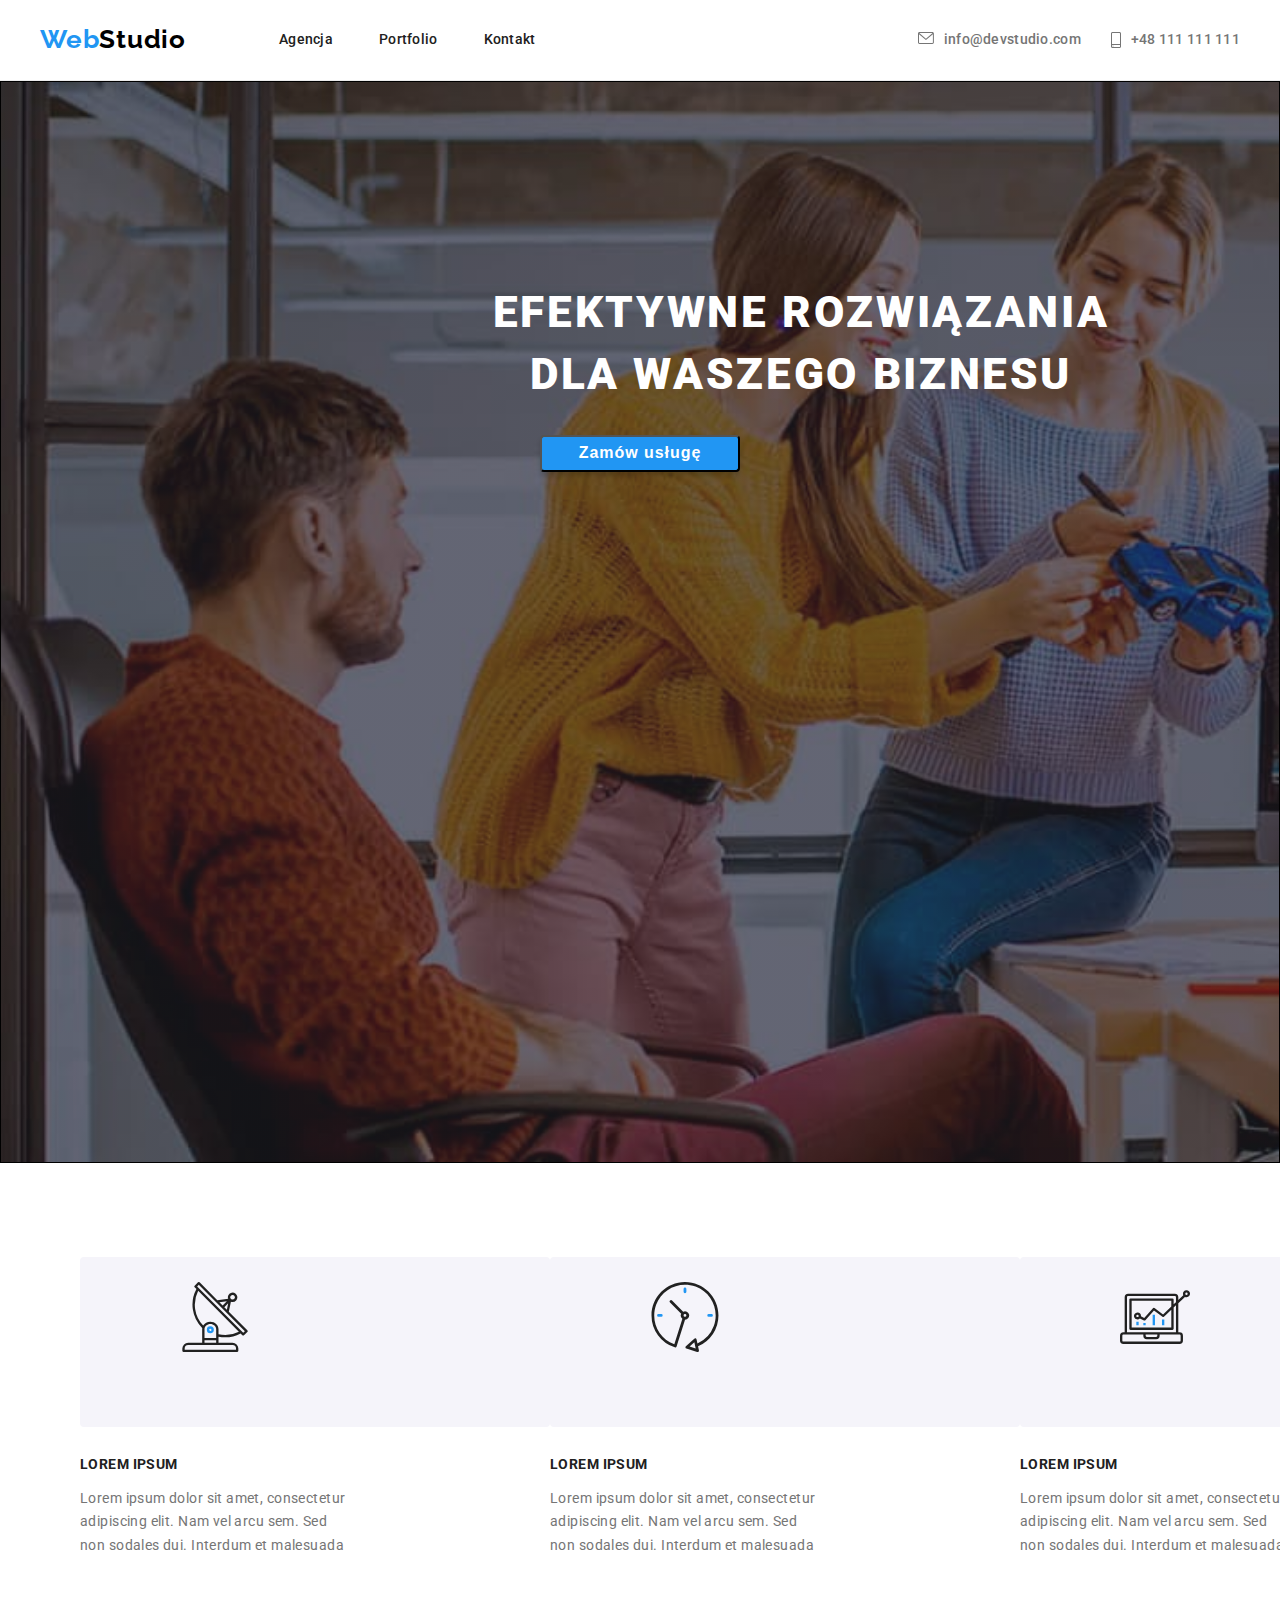
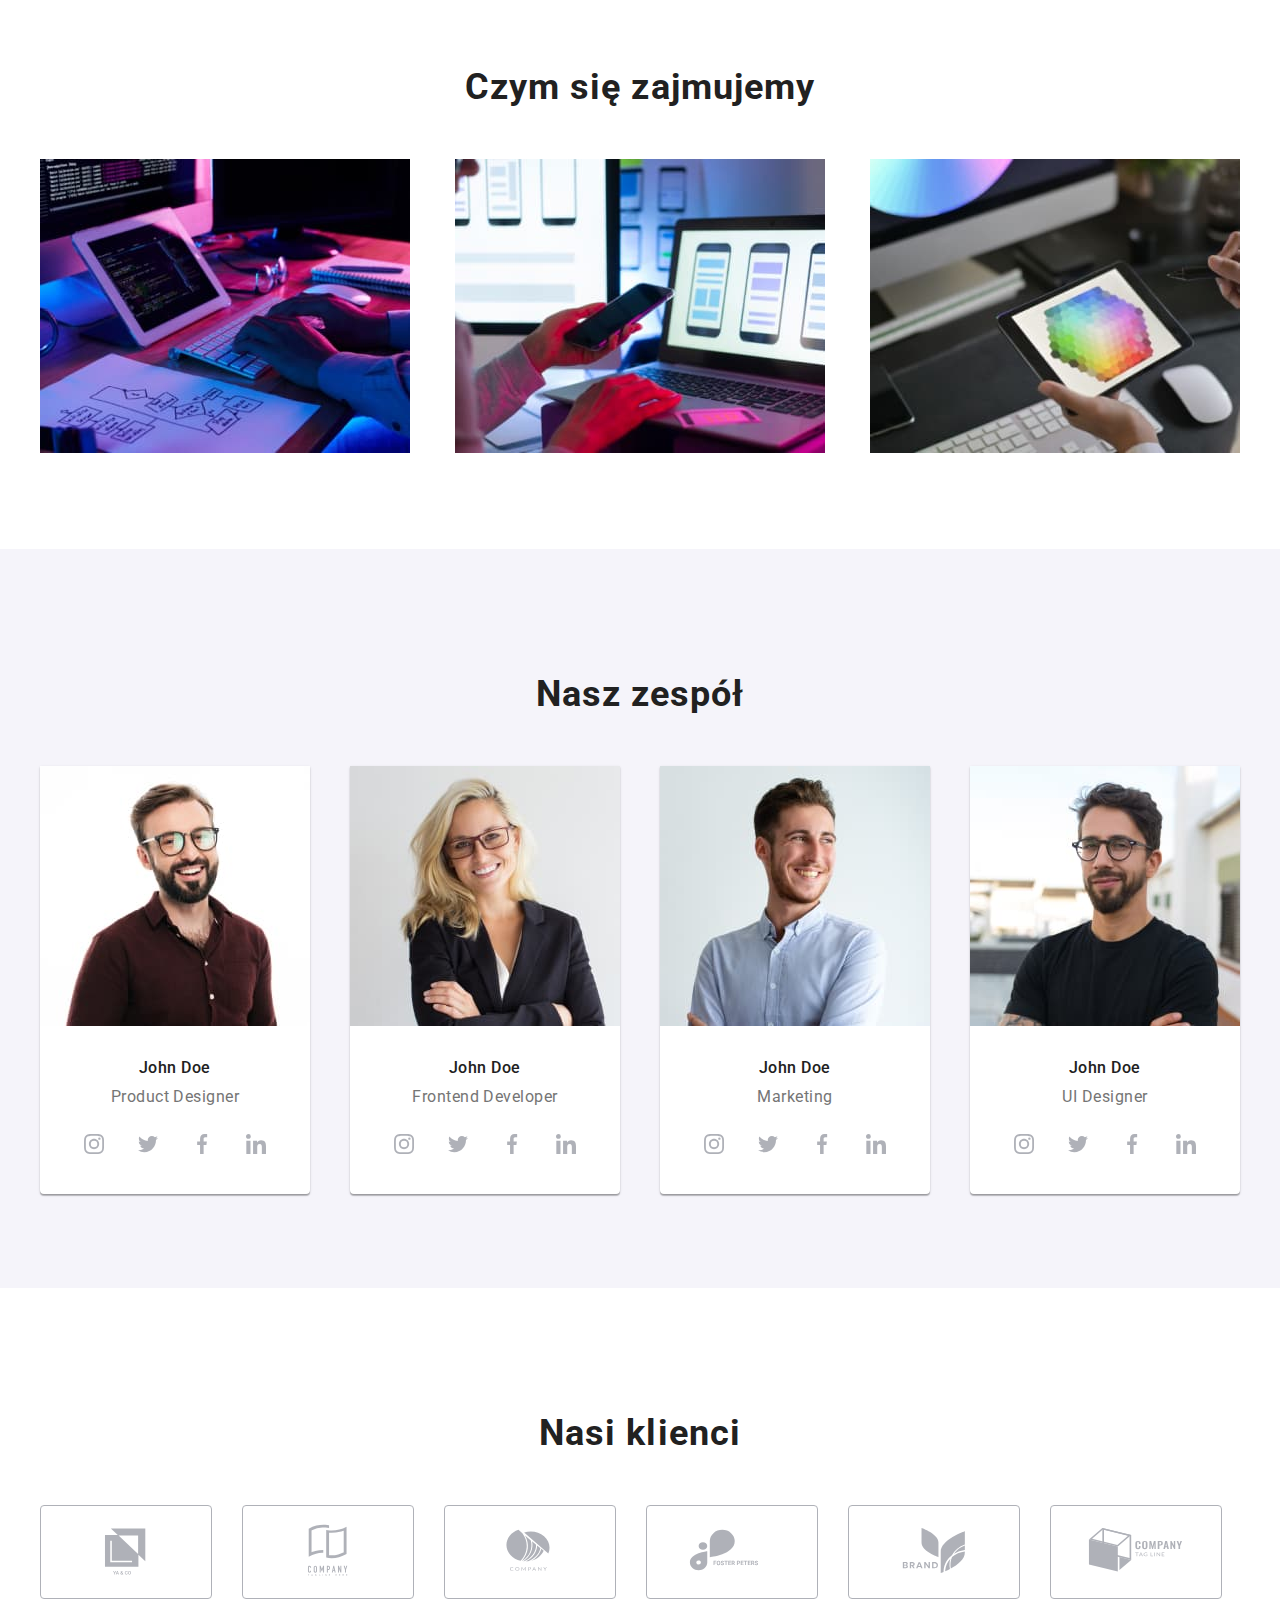
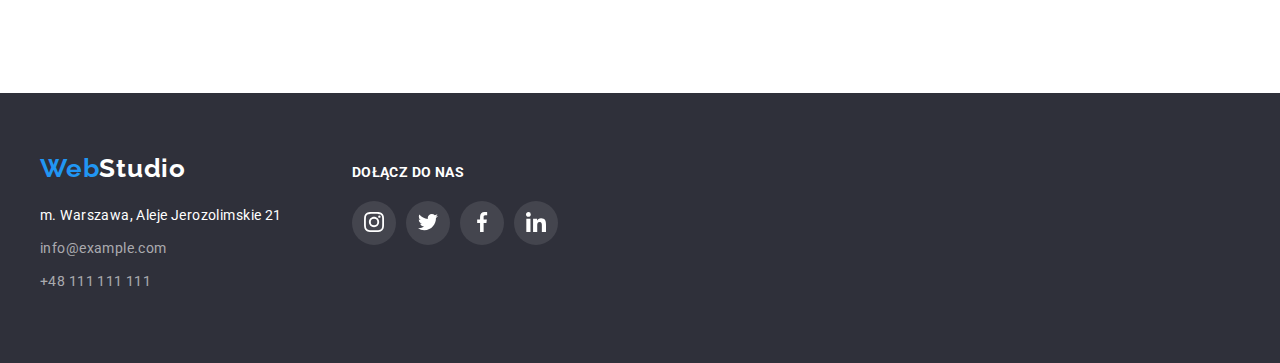
<file: index.html>
<!DOCTYPE html>
<html lang="pl">
  <head>
    <meta charset="UTF-8" />
    <meta http-equiv="X-UA-Compatible" content="IE=edge" />
    <meta name="viewport" content="width=device-width, initial-scale=1.0" />
    <title>Studio</title>
    <link
      rel="stylesheet"
      href="https://cdnjs.cloudflare.com/ajax/libs/modern-normalize/2.0.0/modern-normalize.min.css"
      integrity="sha512-4xo8blKMVCiXpTaLzQSLSw3KFOVPWhm/TRtuPVc4WG6kUgjH6J03IBuG7JZPkcWMxJ5huwaBpOpnwYElP/m6wg=="
      crossorigin="anonymous"
      referrerpolicy="no-referrer"
    />
    <link href="./css/styles.css" rel="stylesheet" />
    <link rel="preconnect" href="https://fonts.googleapis.com" />
    <link rel="preconnect" href="https://fonts.gstatic.com" crossorigin />
    <link
      href="https://fonts.googleapis.com/css2?family=Raleway:wght@700&family=Roboto:wght@400;500;700;900&display=swap"
      rel="stylesheet"
    />
  </head>
  <body>
    <!--HEADER-->
    <header class="header-line reset-margin">
      <div class="container">
        <div class="header-section">
          <div class="menu-main">
            <a href="./index.html" class="logo-header"
              ><span>Web</span>Studio</a
            >
            <nav>
              <ul class="menu-navigation">
                <li><a href="./index.html" class="navigation">Agencja</a></li>
                <li>
                  <a href="./portfolio.html" class="navigation">Portfolio</a>
                </li>
                <li><a href="#" class="navigation">Kontakt</a></li>
              </ul>
            </nav>
          </div>
          <div class="menu-contact">
            <a href="mailto:info@devstudio.com" class="mail"
              ><svg class="header-svg" width="16" height="12">
                <use href="./images/icons.svg#icon-envelope"></use></svg
              >info@devstudio.com</a
            >
            <a href="tel:+48111111111" class="phone"
              ><svg class="header-svg" width="10" height="16">
                <use href="./images/icons.svg#icon-smartphone"></use></svg
              >+48 111 111 111</a
            >
          </div>
        </div>
      </div>
    </header>
    <main class="reset-margin">
      <!--HERO-->
      <div class="hero">
        <h1>EFEKTYWNE ROZWIĄZANIA DLA WASZEGO BIZNESU</h1>
        <button type="button" class="button-hero">Zamów usługę</button>
      </div>
      <!--WHAT WE DO-->
      <section class="section">
        <div class="container">
          <ul class="description-main">
            <li>
              <div class="svg-what-we-do">
                <svg width="70px" height="70px">
                  <use href="./images/icons.svg#icon-wwd-antenna"></use>
                </svg>
              </div>
              <p class="heading-describtion">LOREM IPSUM</p>
              <p class="text-describtion">
                Lorem ipsum dolor sit amet, consectetur adipiscing elit. Nam vel
                arcu sem. Sed non sodales dui. Interdum et malesuada
              </p>
            </li>
            <li>
              <div class="svg-what-we-do">
                <svg width="70px" height="70px">
                  <use href="./images/icons.svg#icon-wwd-clock"></use>
                </svg>
              </div>
              <p class="heading-describtion">LOREM IPSUM</p>
              <p class="text-describtion">
                Lorem ipsum dolor sit amet, consectetur adipiscing elit. Nam vel
                arcu sem. Sed non sodales dui. Interdum et malesuada
              </p>
            </li>
            <li>
              <div class="svg-what-we-do">
                <svg width="70px" height="70px">
                  <use href="./images/icons.svg#icon-wwd-diagram"></use>
                </svg>
              </div>
              <p class="heading-describtion">LOREM IPSUM</p>
              <p class="text-describtion">
                Lorem ipsum dolor sit amet, consectetur adipiscing elit. Nam vel
                arcu sem. Sed non sodales dui. Interdum et malesuada
              </p>
            </li>
            <li>
              <div class="svg-what-we-do">
                <svg width="70px" height="70px">
                  <use href="./images/icons.svg#icon-wwd-astronaut"></use>
                </svg>
              </div>
              <p class="heading-describtion">LOREM IPSUM</p>
              <p class="text-describtion">
                Lorem ipsum dolor sit amet, consectetur adipiscing elit. Nam vel
                arcu sem. Sed non sodales dui. Interdum et malesuada
              </p>
            </li>
          </ul>
        </div>
        <div class="container">
          <h2 class="what-we-do-h2">Czym się zajmujemy</h2>
          <ul class="what-we-do-flex">
            <li>
              <img
                src="./images/what-we-do/what-we-do-img1.jpg"
                alt="man writing a code on a keyboard that is displayed on a tablet and monitor"
                width="370"
                height="294"
              />
            </li>
            <li>
              <img
                src="./images/what-we-do/what-we-do-img2.jpg"
                alt="man holding a phone and checking on a laptop the application which he's creating"
                width="370"
                height="294"
              />
            </li>
            <li>
              <img
                src="./images/what-we-do/what-we-do-img3.jpg"
                alt="man holding a tablet and selecting a color on the rgb color table"
                width="370"
                height="294"
              />
            </li>
          </ul>
        </div>
      </section>
      <!--TEAM-->
      <section class="section team-background">
        <h2>Nasz zespół</h2>
        <div class="container">
          <ul class="team-flex">
            <li class="team-images">
              <img
                src="./images/team/team-img1.jpg"
                alt="smiling man with glasses"
                width="270"
                height="260"
              />
              <h3>John Doe</h3>
              <p lang="en" class="job-position">Product Designer</p>
              <div class="team-social-links-margin">
                <div class="team-social-links">
                  <a
                    href="https://www.instagram.com/"
                    class="svg-social-icons"
                    target="_blank"
                    rel="noreferrer noopener"
                    ><svg width="20px" height="20px">
                      <use href="./images/icons.svg#icon-instagram2"></use></svg
                  ></a>
                </div>
                <div class="team-social-links">
                  <a
                    href="https://twitter.com/"
                    class="svg-social-icons"
                    target="_blank"
                    rel="noreferrer noopener"
                    ><svg width="20px" height="20px">
                      <use href="./images/icons.svg#icon-twitter1"></use></svg
                  ></a>
                </div>
                <div class="team-social-links">
                  <a
                    href="https://www.facebook.com/"
                    class="svg-social-icons"
                    target="_blank"
                    rel="noreferrer noopener"
                    ><svg width="20px" height="20px">
                      <use href="./images/icons.svg#icon-facebook1"></use></svg
                  ></a>
                </div>
                <div class="team-social-links">
                  <a
                    href="https://www.linkedin.com/"
                    class="svg-social-icons"
                    target="_blank"
                    rel="noreferrer noopener"
                    ><svg width="20px" height="20px">
                      <use href="./images/icons.svg#icon-linkedin1"></use></svg
                  ></a>
                </div>
              </div>
            </li>
            <li class="team-images">
              <img
                src="./images/team/team-img2.jpg"
                alt="smiling woman with glasses"
                width="270"
                height="260"
              />
              <h3>John Doe</h3>
              <p lang="en" class="job-position">Frontend Developer</p>
              <div class="team-social-links-margin">
                <div class="team-social-links">
                  <a
                    href="https://www.instagram.com/"
                    class="svg-social-icons"
                    target="_blank"
                    rel="noreferrer noopener"
                    ><svg width="20px" height="20px">
                      <use href="./images/icons.svg#icon-instagram2"></use></svg
                  ></a>
                </div>
                <div class="team-social-links">
                  <a
                    href="https://twitter.com/"
                    class="svg-social-icons"
                    target="_blank"
                    rel="noreferrer noopener"
                    ><svg width="20px" height="20px">
                      <use href="./images/icons.svg#icon-twitter1"></use></svg
                  ></a>
                </div>
                <div class="team-social-links">
                  <a
                    href="https://www.facebook.com/"
                    class="svg-social-icons"
                    target="_blank"
                    rel="noreferrer noopener"
                    ><svg width="20px" height="20px">
                      <use href="./images/icons.svg#icon-facebook1"></use></svg
                  ></a>
                </div>
                <div class="team-social-links">
                  <a
                    href="https://www.linkedin.com/"
                    class="svg-social-icons"
                    target="_blank"
                    rel="noreferrer noopener"
                    ><svg width="20px" height="20px">
                      <use href="./images/icons.svg#icon-linkedin1"></use></svg
                  ></a>
                </div>
              </div>
            </li>
            <li class="team-images">
              <img
                src="./images/team/team-img3.jpg"
                alt="smiling brunette"
                width="270"
                height="260"
              />
              <h3>John Doe</h3>
              <p lang="en" class="job-position">Marketing</p>
              <div class="team-social-links-margin">
                <div class="team-social-links">
                  <a
                    href="https://www.instagram.com/"
                    class="svg-social-icons"
                    target="_blank"
                    rel="noreferrer noopener"
                    ><svg width="20px" height="20px">
                      <use href="./images/icons.svg#icon-instagram2"></use></svg
                  ></a>
                </div>
                <div class="team-social-links">
                  <a
                    href="https://twitter.com/"
                    class="svg-social-icons"
                    target="_blank"
                    rel="noreferrer noopener"
                    ><svg width="20px" height="20px">
                      <use href="./images/icons.svg#icon-twitter1"></use></svg
                  ></a>
                </div>
                <div class="team-social-links">
                  <a
                    href="https://www.facebook.com/"
                    class="svg-social-icons"
                    target="_blank"
                    rel="noreferrer noopener"
                    ><svg width="20px" height="20px">
                      <use href="./images/icons.svg#icon-facebook1"></use></svg
                  ></a>
                </div>
                <div class="team-social-links">
                  <a
                    href="https://www.linkedin.com/"
                    class="svg-social-icons"
                    target="_blank"
                    rel="noreferrer noopener"
                    ><svg width="20px" height="20px">
                      <use href="./images/icons.svg#icon-linkedin1"></use></svg
                  ></a>
                </div>
              </div>
            </li>
            <li class="team-images">
              <img
                src="./images/team/team-img4.jpg"
                alt="brunette with glasses"
                width="270"
                height="260"
              />
              <h3>John Doe</h3>
              <p lang="en" class="job-position">UI Designer</p>
              <div class="team-social-links-margin">
                <div class="team-social-links">
                  <a
                    href="https://www.instagram.com/"
                    class="svg-social-icons"
                    target="_blank"
                    rel="noreferrer noopener"
                    ><svg width="20px" height="20px">
                      <use href="./images/icons.svg#icon-instagram2"></use></svg
                  ></a>
                </div>
                <div class="team-social-links">
                  <a
                    href="https://twitter.com/"
                    class="svg-social-icons"
                    target="_blank"
                    rel="noreferrer noopener"
                    ><svg width="20px" height="20px">
                      <use href="./images/icons.svg#icon-twitter1"></use></svg
                  ></a>
                </div>
                <div class="team-social-links">
                  <a
                    href="https://www.facebook.com/"
                    class="svg-social-icons"
                    target="_blank"
                    rel="noreferrer noopener"
                    ><svg width="20px" height="20px">
                      <use href="./images/icons.svg#icon-facebook1"></use></svg
                  ></a>
                </div>
                <div class="team-social-links">
                  <a
                    href="https://www.linkedin.com/"
                    class="svg-social-icons"
                    target="_blank"
                    rel="noreferrer noopener"
                    ><svg width="20px" height="20px">
                      <use href="./images/icons.svg#icon-linkedin1"></use></svg
                  ></a>
                </div>
              </div>
            </li>
          </ul>
        </div>
      </section>
      <!--OUR CLIENTS-->
      <section class="section">
        <h2>Nasi klienci</h2>
        <div class="container clients-margin">
          <div class="clients">
            <a
              href="#"
              class="svg-clients-logo"
              target="_blank"
              rel="noreferrer noopener"
              ><svg width="106px" height="60px">
                <use href="./images/icons.svg#icon-client1-logo"></use></svg
            ></a>
          </div>
          <div class="clients">
            <a
              href="#"
              class="svg-clients-logo"
              target="_blank"
              rel="noreferrer noopener"
              ><svg width="106px" height="60px">
                <use href="./images/icons.svg#icon-client2-logo"></use></svg
            ></a>
          </div>
          <div class="clients">
            <a
              href="#"
              class="svg-clients-logo"
              target="_blank"
              rel="noreferrer noopener"
              ><svg width="106px" height="60px">
                <use href="./images/icons.svg#icon-client3-logo"></use></svg
            ></a>
          </div>
          <div class="clients">
            <a
              href="#"
              class="svg-clients-logo"
              target="_blank"
              rel="noreferrer noopener"
              ><svg width="106px" height="60px">
                <use href="./images/icons.svg#icon-client4-logo"></use></svg
            ></a>
          </div>
          <div class="clients">
            <a
              href="#"
              class="svg-clients-logo"
              target="_blank"
              rel="noreferrer noopener"
              ><svg width="106px" height="60px">
                <use href="./images/icons.svg#icon-client5-logo"></use></svg
            ></a>
          </div>
          <div class="clients">
            <a
              href="#"
              class="svg-clients-logo"
              target="_blank"
              rel="noreferrer noopener"
              ><svg width="106px" height="60px">
                <use href="./images/icons.svg#icon-client6-logo"></use></svg
            ></a>
          </div>
        </div>
      </section>
    </main>
    <!--FOOTER-->
    <footer class="reset-margin">
      <div class="container footer-elements">
        <div class="">
          <a href="./index.html" class="logo-footer"><span>Web</span>Studio</a>
          <address>
            <p class="address">m. Warszawa, Aleje Jerozolimskie 21</p>
            <a href="mailto:info@example.com" class="footer-contact"
              >info@example.com</a
            >
            <a href="tel:+48111111111" class="footer-contact"
              >+48 111 111 111</a
            >
          </address>
        </div>
        <div class="footer-social-links">
          <p class="join-to-us">Dołącz do nas</p>
          <div class="join-social-links-margin">
            <div class="join-social-links">
              <a
                href="https://www.instagram.com/"
                class="svg-footer-social-icons"
                target="_blank"
                rel="noreferrer noopener"
                ><svg width="20px" height="20px">
                  <use href="./images/icons.svg#icon-instagram2"></use></svg
              ></a>
            </div>
            <div class="join-social-links">
              <a
                href="https://twitter.com/"
                class="svg-footer-social-icons"
                target="_blank"
                rel="noreferrer noopener"
                ><svg width="20px" height="20px">
                  <use href="./images/icons.svg#icon-twitter1"></use></svg
              ></a>
            </div>
            <div class="join-social-links">
              <a
                href="https://www.facebook.com/"
                class="svg-footer-social-icons"
                target="_blank"
                rel="noreferrer noopener"
                ><svg width="20px" height="20px">
                  <use href="./images/icons.svg#icon-facebook1"></use></svg
              ></a>
            </div>
            <div class="join-social-links">
              <a
                href="https://www.linkedin.com/"
                class="svg-footer-social-icons"
                target="_blank"
                rel="noreferrer noopener"
                ><svg width="20px" height="20px">
                  <use href="./images/icons.svg#icon-linkedin1"></use></svg
              ></a>
            </div>
          </div>
        </div>
      </div>
    </footer>
  </body>
</html>
</file>
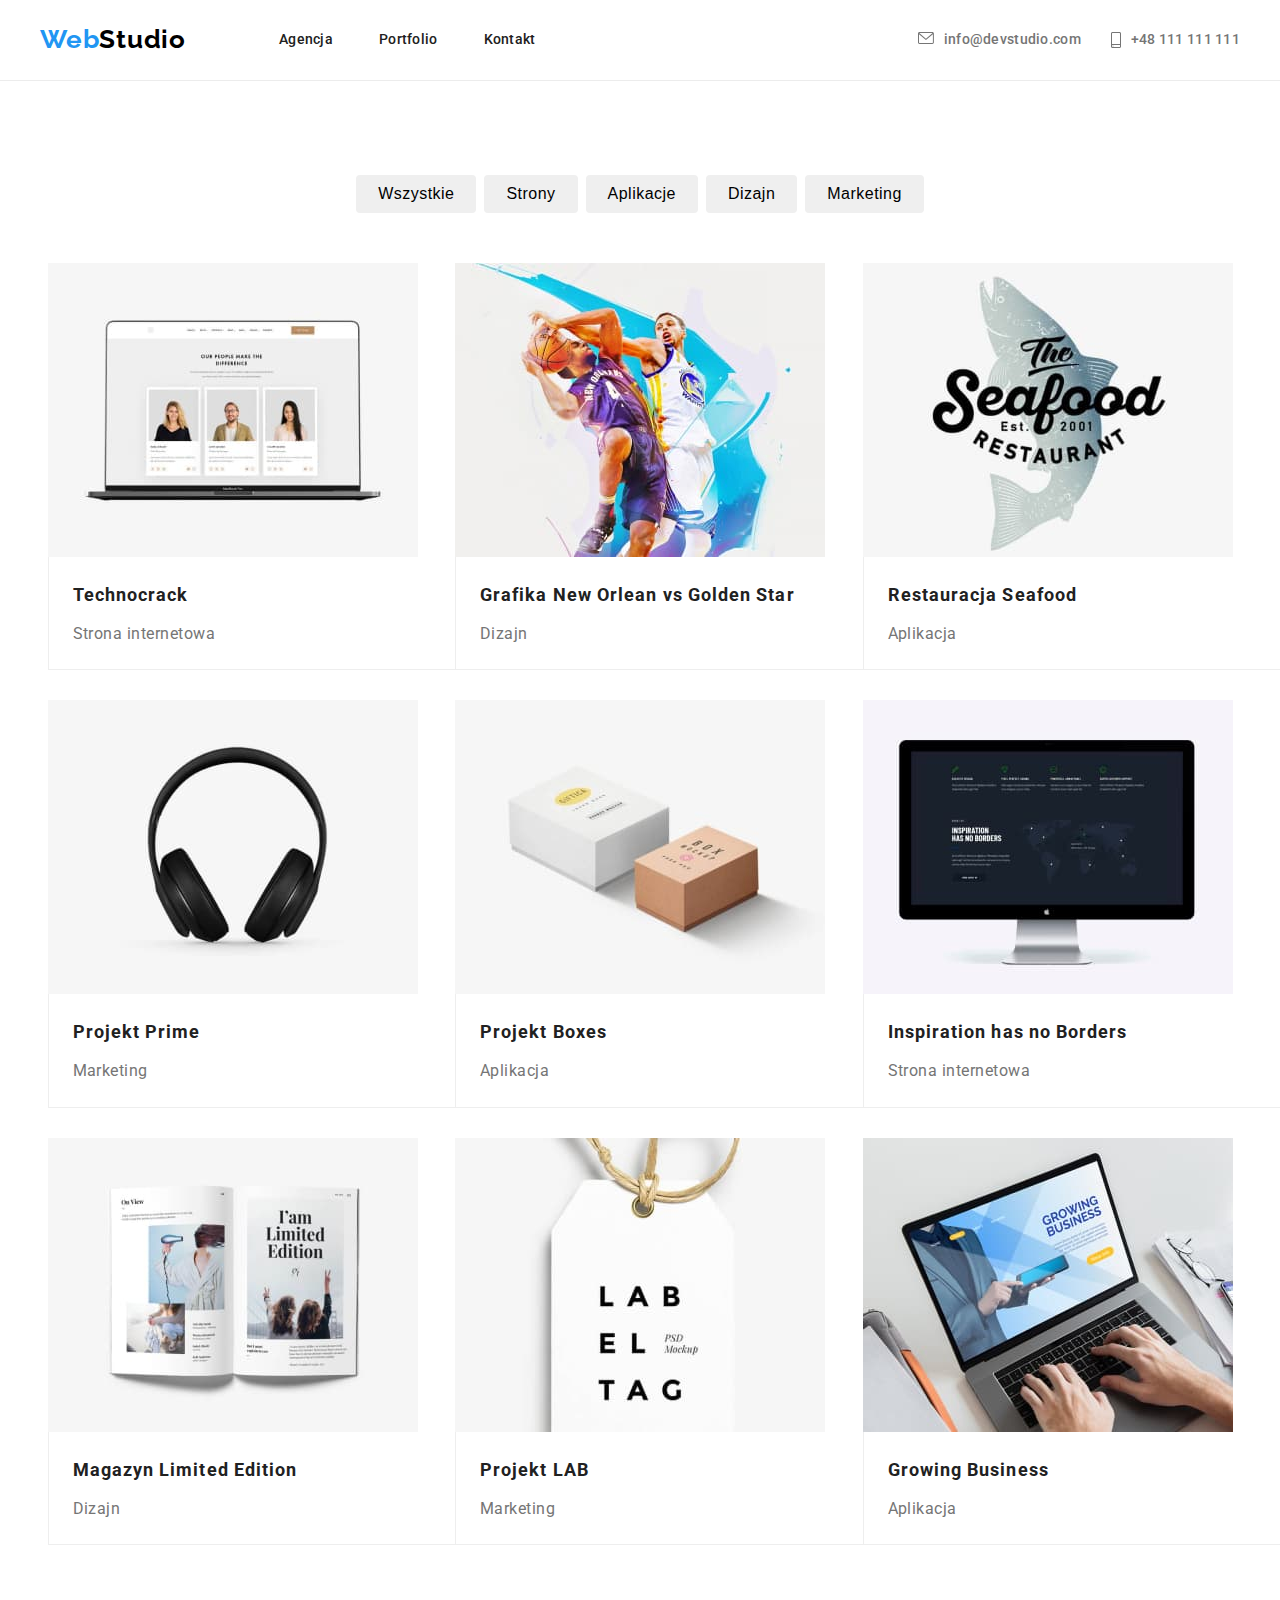
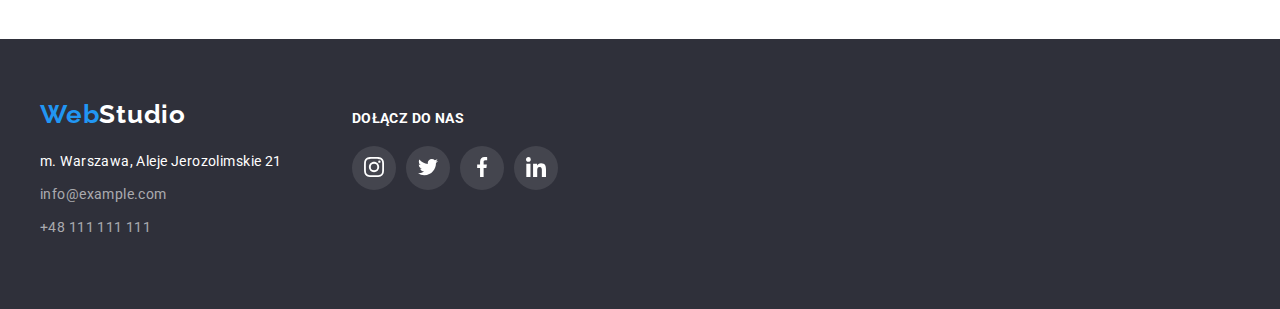
<file: portfolio.html>
<!DOCTYPE html>
<html lang="pl">
  <head>
    <meta charset="UTF-8" />
    <meta http-equiv="X-UA-Compatible" content="IE=edge" />
    <meta name="viewport" content="width=device-width, initial-scale=1.0" />
    <title>Portfolio</title>
    <link
      rel="stylesheet"
      href="https://cdnjs.cloudflare.com/ajax/libs/modern-normalize/2.0.0/modern-normalize.min.css"
      integrity="sha512-4xo8blKMVCiXpTaLzQSLSw3KFOVPWhm/TRtuPVc4WG6kUgjH6J03IBuG7JZPkcWMxJ5huwaBpOpnwYElP/m6wg=="
      crossorigin="anonymous"
      referrerpolicy="no-referrer"
    />
    <link href="./css/styles.css" rel="stylesheet" />
    <link rel="preconnect" href="https://fonts.googleapis.com" />
    <link rel="preconnect" href="https://fonts.gstatic.com" crossorigin />
    <link
      href="https://fonts.googleapis.com/css2?family=Raleway:wght@700&family=Roboto:wght@400;500;700;900&display=swap"
      rel="stylesheet"
    />
  </head>
  <body>
    <!--HEADER-->
    <header class="header-line reset-margin">
      <div class="container">
        <div class="header-section">
          <div class="menu-main">
            <a href="./index.html" class="logo-header"
              ><span>Web</span>Studio</a
            >
            <nav>
              <ul class="menu-navigation">
                <li><a href="./index.html" class="navigation">Agencja</a></li>
                <li>
                  <a href="./portfolio.html" class="navigation">Portfolio</a>
                </li>
                <li><a href="#" class="navigation">Kontakt</a></li>
              </ul>
            </nav>
          </div>
          <div class="menu-contact">
            <a href="mailto:info@devstudio.com" class="mail"
              ><svg class="header-svg" width="16" height="12">
                <use href="./images/icons.svg#icon-envelope"></use></svg
              >info@devstudio.com</a
            >
            <a href="tel:+48111111111" class="phone"
              ><svg class="header-svg" width="10" height="16">
                <use href="./images/icons.svg#icon-smartphone"></use></svg
              >+48 111 111 111</a
            >
          </div>
        </div>
      </div>
    </header>
    <main class="reset-margin">
      <section class="section container">
        <div>
          <ul class="button-list-portfolio">
            <li class="button-portfolio">
              <button type="button">Wszystkie</button>
            </li>
            <li class="button-portfolio">
              <button type="button">Strony</button>
            </li>
            <li class="button-portfolio">
              <button type="button">Aplikacje</button>
            </li>
            <li class="button-portfolio">
              <button type="button">Dizajn</button>
            </li>
            <li class="button-portfolio">
              <button type="button">Marketing</button>
            </li>
          </ul>
        </div>
        <div>
          <section class="container">
            <ul class="projects-portfolio">
              <li class="projects-portfolio-items">
                <figure class="card-portfolio">
                  <img
                    src="./images/portfolio/portfolio-img1.jpg"
                    alt="website"
                    width="370px"
                    height="294px"
                  />
                  <figcaption class="projects-figcaption">
                    <h3 class="project-name">Technocrack</h3>
                    <p class="button-category">Strona internetowa</p>
                  </figcaption>
                </figure>
              </li>
              <li class="projects-portfolio-items">
                <figure class="card-portfolio">
                  <img
                    src="./images/portfolio/portfolio-img2.jpg"
                    alt="two man playing basketball"
                    width="370px"
                    height="294px"
                  />
                  <figcaption class="projects-figcaption">
                    <h3 class="project-name">
                      Grafika New Orlean vs Golden Star
                    </h3>
                    <p class="button-category">Dizajn</p>
                  </figcaption>
                </figure>
              </li>
              <li class="projects-portfolio-items">
                <figure class="card-portfolio">
                  <img
                    src="./images/portfolio/portfolio-img3.jpg"
                    alt="logo of the seafood restaurant"
                    width="370px"
                    height="294px"
                  />
                  <figcaption class="projects-figcaption">
                    <h3 class="project-name">Restauracja Seafood</h3>
                    <p class="button-category">Aplikacja</p>
                  </figcaption>
                </figure>
              </li>
              <li class="projects-portfolio-items">
                <figure class="card-portfolio">
                  <img
                    src="./images/portfolio/portfolio-img4.jpg"
                    alt="headphones"
                    width="370px"
                    height="294px"
                  />
                  <figcaption class="projects-figcaption">
                    <h3 class="project-name">Projekt Prime</h3>
                    <p class="button-category">Marketing</p>
                  </figcaption>
                </figure>
              </li>
              <li class="projects-portfolio-items">
                <figure class="card-portfolio">
                  <img
                    src="./images/portfolio/portfolio-img5.jpg"
                    alt="two boxes"
                    width="370px"
                    height="294px"
                  />
                  <figcaption class="projects-figcaption">
                    <h3 class="project-name">Projekt Boxes</h3>
                    <p class="button-category">Aplikacja</p>
                  </figcaption>
                </figure>
              </li>
              <li class="projects-portfolio-items">
                <figure class="card-portfolio">
                  <img
                    src="./images/portfolio/portfolio-img6.jpg"
                    alt="monitor with open website"
                    width="370px"
                    height="294px"
                  />
                  <figcaption class="projects-figcaption">
                    <h3 class="project-name">Inspiration has no Borders</h3>
                    <p class="button-category">Strona internetowa</p>
                  </figcaption>
                </figure>
              </li>
              <li class="projects-portfolio-items">
                <figure class="card-portfolio">
                  <img
                    src="./images/portfolio/portfolio-img7.jpg"
                    alt="magazine"
                    width="370px"
                    height="294px"
                  />
                  <figcaption class="projects-figcaption">
                    <h3 class="project-name">Magazyn Limited Edition</h3>
                    <p class="button-category">Dizajn</p>
                  </figcaption>
                </figure>
              </li>
              <li class="projects-portfolio-items">
                <figure class="card-portfolio">
                  <img
                    src="./images/portfolio/portfolio-img8.jpg"
                    alt="label tag"
                    width="370px"
                    height="294px"
                  />
                  <figcaption class="projects-figcaption">
                    <h3 class="project-name">Projekt LAB</h3>
                    <p class="button-category">Marketing</p>
                  </figcaption>
                </figure>
              </li>
              <li class="projects-portfolio-items">
                <figure class="card-portfolio">
                  <img
                    src="./images/portfolio/portfolio-img9.jpg"
                    alt="laptop with open app"
                    width="370px"
                    height="294px"
                  />
                  <figcaption class="projects-figcaption">
                    <h3 class="project-name">Growing Business</h3>
                    <p class="button-category">Aplikacja</p>
                  </figcaption>
                </figure>
              </li>
            </ul>
          </section>
        </div>
      </section>
    </main>
    <!--STOPKA-->
    <footer class="reset-margin">
      <div class="container footer-elements">
        <div class="">
          <a href="./index.html" class="logo-footer"><span>Web</span>Studio</a>
          <address>
            <p class="address">m. Warszawa, Aleje Jerozolimskie 21</p>
            <a href="mailto:info@example.com" class="footer-contact"
              >info@example.com</a
            >
            <a href="tel:+48111111111" class="footer-contact"
              >+48 111 111 111</a
            >
          </address>
        </div>
        <div class="footer-social-links">
          <p class="join-to-us">Dołącz do nas</p>
          <div class="join-social-links-margin">
            <div class="join-social-links">
              <a
                href="https://www.instagram.com/"
                class="svg-footer-social-icons"
                target="_blank"
                rel="noreferrer noopener"
                ><svg width="20px" height="20px">
                  <use href="./images/icons.svg#icon-instagram2"></use></svg
              ></a>
            </div>
            <div class="join-social-links">
              <a
                href="https://twitter.com/"
                class="svg-footer-social-icons"
                target="_blank"
                rel="noreferrer noopener"
                ><svg width="20px" height="20px">
                  <use href="./images/icons.svg#icon-twitter1"></use></svg
              ></a>
            </div>
            <div class="join-social-links">
              <a
                href="https://www.facebook.com/"
                class="svg-footer-social-icons"
                target="_blank"
                rel="noreferrer noopener"
                ><svg width="20px" height="20px">
                  <use href="./images/icons.svg#icon-facebook1"></use></svg
              ></a>
            </div>
            <div class="join-social-links">
              <a
                href="https://www.linkedin.com/"
                class="svg-footer-social-icons"
                target="_blank"
                rel="noreferrer noopener"
                ><svg width="20px" height="20px">
                  <use href="./images/icons.svg#icon-linkedin1"></use></svg
              ></a>
            </div>
          </div>
        </div>
      </div>
    </footer>
  </body>
</html>
</file>
<file: css/styles.css>
:root {
  --background: #ffffff;
  --color-text: #212121;
  --color-text-secondary: #ffffff;
  --color-text-info: #757575;
  --selected-text: #2196f3;
}
html {
  font-size: 10px;
}
body {
  font-family: "Roboto", sans-serif;
  background: var(--background);
  color: var(--color-text);
  max-width: 1600px;
  padding: 0;
  margin: 0;
}
/* ============ GENERAL ATTRIBUTES AND PROPERTIES ============*/
.container {
  width: 1200px;
  margin: 0 auto;
}
.section {
  padding-block: 94px;
}
.reset-margin {
  margin: 0 auto;
}
ul {
  list-style: none;
  margin: 0 auto;
}
h1 {
  font-weight: 900;
  font-size: 4.4rem;
  line-height: 1.4;
  letter-spacing: 0.06em;
  color: var(--color-text-secondary);
  width: 696px;
  top: 280px;
  margin: 0 auto;
}
h2 {
  font-weight: 700;
  font-size: 3.6rem;
  line-height: 1.2;
  letter-spacing: 0.03em;
  text-align: center;
  margin-bottom: 50px;
}
h3 {
  font-weight: 500;
  font-size: 1.6rem;
  line-height: 1.2;
  letter-spacing: 0.03em;
  margin: 30px 99px 10px;
}
/* =========================== LOGO ===========================*/
.logo-header {
  font-family: "Raleway";
  font-weight: 700;
  font-size: 2.6rem;
  line-height: 1.2;
  letter-spacing: 0.03em;
  text-decoration: none; /* usuwa podkreślenie */
  color: #000000;
  padding: 24px 0 25px 0;
}
span {
  color: var(--selected-text);
}
/* =========================== HEADER ===========================*/
.navigation {
  font-weight: 500;
  font-size: 1.4rem;
  line-height: 1.1;
  letter-spacing: 0.02em;
  text-decoration: none; /* usuwa podkreślenie */
  color: var(
    --color-text
  ); /* inaczej Agencja, Portfolio i Kontakt mają inny kolor */
  gap: 46px;
  padding-left: 0;
}
.mail {
  font-weight: 500;
  font-size: 1.4rem;
  line-height: 1.1;
  letter-spacing: 0.02em;
  text-decoration: none; /* usuwa podkreślenie */
  color: var(--color-text-info);
}
.phone {
  font-weight: 500;
  font-size: 1.4rem;
  line-height: 1.1;
  letter-spacing: 0.02em;
  text-decoration: none; /* usuwa podkreślenie */
  color: var(--color-text-info);
  display: flex;
  align-items: center;
}
.header-section {
  display: flex;
  align-items: center;
  justify-content: space-between;
}
.menu-main {
  display: flex;
  justify-content: space-between;
  align-items: center;
  padding-right: 371px;
  gap: 93px; /* odległość między WebStudio a Agencja*/
}
.menu-navigation {
  display: flex;
  padding-left: 0;
  gap: 46px;
}
.menu-contact {
  display: flex;
  align-items: center;
  gap: 30px;
}
.navigation:hover,
.mail:hover,
.phone:hover {
  color: var(--selected-text);
}
.navigation:focus,
.mail:focus,
.phone:focus {
  color: var(--selected-text);
}
.header-line {
  border-bottom: 1px solid #ececec;
}
/* ===== ICONS ==== */
.header-svg {
  fill: currentColor;
  margin-right: 10px;
}
/* =========================== HERO ===========================*/
.hero {
  max-width: 1600px;
  height: 600px;
  background-color: #2f303a;
  padding: 200px 452px 280px 452px;
  text-align: center;
  text-transform: uppercase;
  background-image: linear-gradient(
      rgba(47, 48, 58, 0.4),
      rgba(47, 48, 58, 0.4)
    ),
    url(../images/hero/hero-background-image.jpg);
  background-size: cover;
  border: 1px solid #000000;
}
.button-hero {
  cursor: pointer;
  font-weight: 700;
  font-size: 1.6rem;
  line-height: 1.9;
  text-align: center;
  letter-spacing: 0.06em;
  color: var(--color-text-secondary);
  background-color: var(--selected-text);
  width: 200px;
  margin-top: 30px;
  border-radius: 4px;
  box-shadow: 0px 4px 4px 0px #00000026;
}
/* =========================== WHAT WE DO SECTION ===========================*/
.heading-describtion {
  font-weight: 700;
  font-size: 1.4rem;
  line-height: 1.1;
  letter-spacing: 0.03em;
}
.text-describtion {
  font-size: 1.4rem;
  line-height: 1.7;
  letter-spacing: 0.03em;
  color: var(--color-text-info);
  width: 270px;
  margin-top: 10px;
  gap: 30px;
}
.description-main {
  display: flex;
  justify-content: space-between;
  text-align: left;
  padding-bottom: 94px;
}
.what-we-do-h2 {
  margin-top: 0;
}
.what-we-do-flex {
  display: flex;
  justify-content: space-between;
  gap: 30px;
  padding-left: 0;
}
/* ===== ICONS ==== */
.svg-what-we-do {
  width: 270px;
  height: 120px;
  background-color: #f5f4fa;
  border-radius: 4px;
  padding: 25px 100px;
  margin-bottom: 30px;
}
/* =========================== TEAM SECTION ===========================*/
.team-background {
  background-color: #f5f4fa;
}
.job-position {
  font-size: 1.6rem;
  line-height: 1.2;
  letter-spacing: 0.03em;
  color: var(--color-text-info);
  margin: 0 auto 16px auto;
  text-align: center;
}
.team-images {
  background: #ffffff;
  box-shadow: 0px 1px 3px rgba(0, 0, 0, 0.12), 0px 1px 1px rgba(0, 0, 0, 0.14),
    0px 2px 1px rgba(0, 0, 0, 0.2);
  border-radius: 0px 0px 4px 4px;
  max-width: 270px;
  height: 428px;
}
.team-flex {
  display: flex;
  justify-content: space-between;
  gap: 30px;
  margin-top: 0;
  padding-left: 0;
}
/* ===== ICONS ==== */
.team-social-links-margin {
  display: flex;
  gap: 10px;
  margin-inline: 32px;
  margin-bottom: 30px;
}
.team-social-links {
  width: 44px;
  height: 44px;
  background-color: var(--background);
  display: flex;
  justify-content: center;
  align-items: center;
}
.svg-social-icons {
  fill: #afb1b8;
}
.team-social-links:hover,
.team-social-links:focus {
  background-color: var(--selected-text);
  cursor: pointer;
  border-radius: 50%;
}
.team-social-links:hover .svg-social-icons,
.team-social-links:focus .svg-social-icons {
  fill: var(--color-text-secondary);
}
/* =========================== OUR CLIENTS ===========================*/
.clients-margin {
  display: flex;
  gap: 30px;
}
.clients {
  width: 170px;
  height: 92px;
  background-color: var(--background);
  display: flex;
  justify-content: center;
  align-items: center;
  border: 1px solid #afb1b8;
  border-radius: 4px;
}
/* ===== ICONS ==== */
.svg-clients-logo {
  fill: #afb1b8;
}
.clients:hover,
.clients:focus {
  cursor: pointer;
  border: 1px solid var(--selected-text);
}
.clients:hover .svg-clients-logo,
.clients:focus .svg-clients-logo {
  fill: var(--selected-text);
}
/* =========================== FOOTER ===========================*/
footer {
  background-color: #2f303a;
  padding: 60px 0;
}
.logo-footer {
  font-family: "Raleway";
  font-weight: 700;
  font-size: 2.6rem;
  line-height: 1.2;
  letter-spacing: 0.03em;
  text-decoration: none; /* usuwa podkreślenie */
  color: var(--color-text-secondary);
  padding-top: 60px;
}
.address {
  font-style: normal; /* usuwa kursywę */
  font-size: 1.4rem;
  line-height: 1.7;
  letter-spacing: 0.03em;
  color: var(--color-text-secondary);
  margin-top: 20px;
  margin-bottom: 9px;
}
.footer-contact {
  font-style: normal; /* usuwa kursywę */
  font-size: 1.4rem;
  line-height: 1.7;
  letter-spacing: 0.03em;
  text-decoration: none; /* usuwa podkreślenie */
  color: rgba(255, 255, 255, 0.6);
  display: block; /* wyświetla mail i numer jedno pod drugim */
  padding-bottom: 9px;
}
.footer-contact:hover,
.footer-contact:focus {
  color: var(--selected-text);
}
.footer-elements {
  display: flex;
}
.footer-social-links {
  padding-block: 0;
}
.join-to-us {
  font-weight: 700;
  font-size: 1.4rem;
  line-height: 1.1;
  letter-spacing: 0.03em;
  text-transform: uppercase;
  color: var(--color-text-secondary);
  margin-left: 70px;
  margin-block: 12px 20px;
  align-items: baseline;
}
.join-social-links {
  height: 44px;
  width: 44px;
  border-radius: 50%;
  background-color: #ffffff1a;
  display: flex;
  justify-content: center;
  align-items: center;
}
.join-social-links-margin {
  display: flex;
  gap: 10px;
  margin-left: 70px;
}
/* ===== ICONS ==== */
.svg-footer-social-icons {
  fill: var(--color-text-secondary);
}
.join-social-links:hover,
.join-social-links:focus {
  background-color: var(--selected-text);
  cursor: pointer;
}
/* ================================== PORTFOLIO ==================================*/
/* =========================== BUTTON ===========================*/
.button-portfolio {
  margin-right: 8px;
  padding: 0 0 50px 0;
}
.button-portfolio:last-child {
  margin-right: 0;
}
.button-portfolio button {
  cursor: pointer;
  font-weight: 500;
  font-size: 1.6rem;
  line-height: 1.6;
  letter-spacing: 0.03em;
  border-radius: 4px;
  border: 0;
  padding: 6px 22px;
}
.button-portfolio button:hover,
.button-portfolio button:focus {
  color: var(--color-text-secondary);
  background-color: var(--selected-text);
  box-shadow: 0px 2px 2px 0px rgba(0, 0, 0, 0.12),
    0px 1px 2px 0px rgba(0, 0, 0, 0.08), 0px 3px 1px 0px rgba(0, 0, 0, 0.1);
}
.project-name {
  font-weight: 700;
  font-size: 1.8rem;
  line-height: 2;
  letter-spacing: 0.06em;
  margin: 0;
  padding-bottom: 6px;
}
.button-category {
  font-size: 1.6rem;
  line-height: 1.9;
  letter-spacing: 0.03em;
  color: var(--color-text-info);
  text-align: left;
  margin-block: 0;
}
.button-list-portfolio {
  display: flex;
  justify-content: center;
  padding-left: 0px;
}

/* =========================== PROJECTS ===========================*/
.projects-portfolio {
  display: flex;
  flex-wrap: wrap; /* ustawia odstęp między wierszami i kolumnami */
  justify-content: space-evenly;
  gap: 30px;
  padding: 0;
}
.projects-portfolio-items {
  flex-basis: calc((100% - 90px) / 3); /* ustawia szerokość elementów */
  background-color: var(--background);
}
.card-portfolio {
  display: grid; /* usunęło przerwę między obrazkiem a białym tłem z tekstem poniżej */
  margin: 0;
  width: 370px;
}
.projects-figcaption {
  border-left: 1px solid #eeeeee;
  border-right: 1px solid #eeeeee;
  border-bottom: 1px solid #eeeeee;
  padding: 20px 24px;
  width: 370px;
}
.projects-portfolio-items:hover,
.projects-portfolio-items:focus {
  box-shadow: 1px 4px 6px rgba(0, 0, 0, 0.16), 0px 4px 4px rgba(0, 0, 0, 0.06),
    0px 1px 1px rgba(0, 0, 0, 0.12);
  cursor: pointer;
}
</file>
